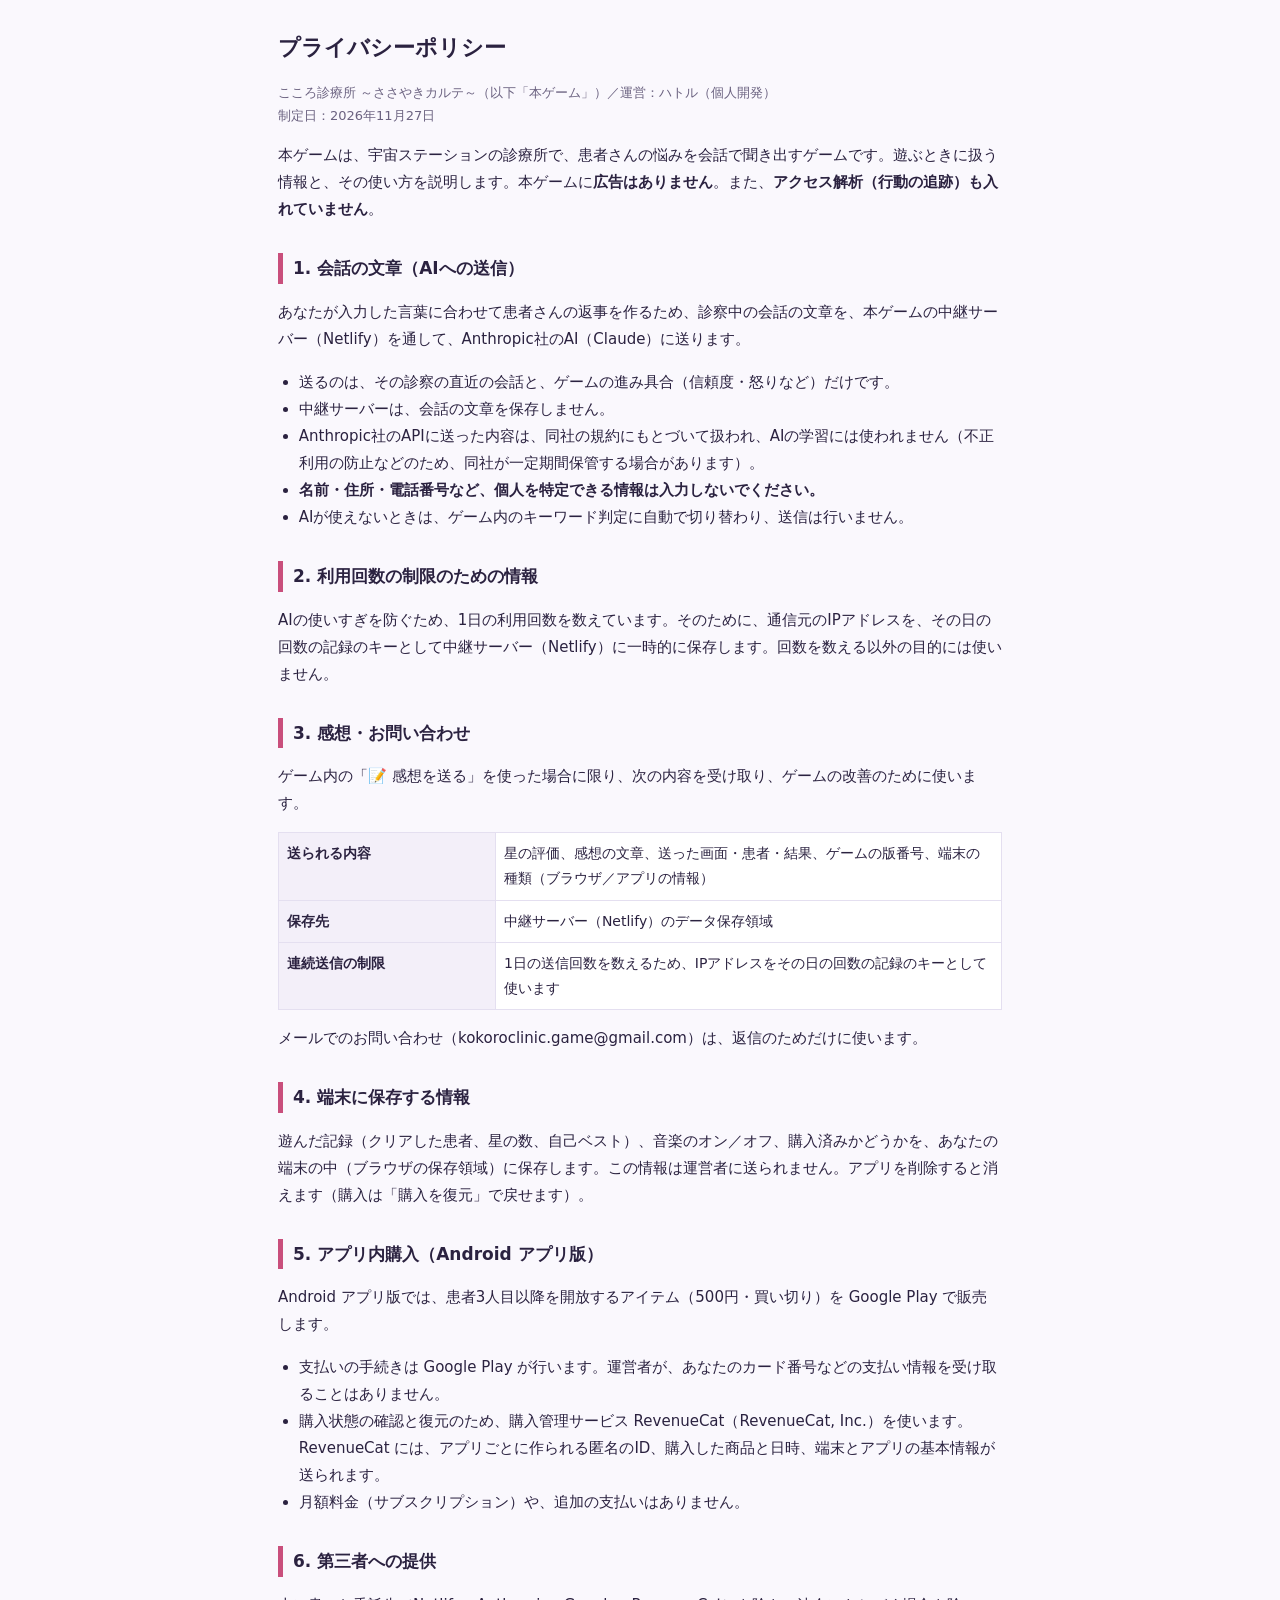
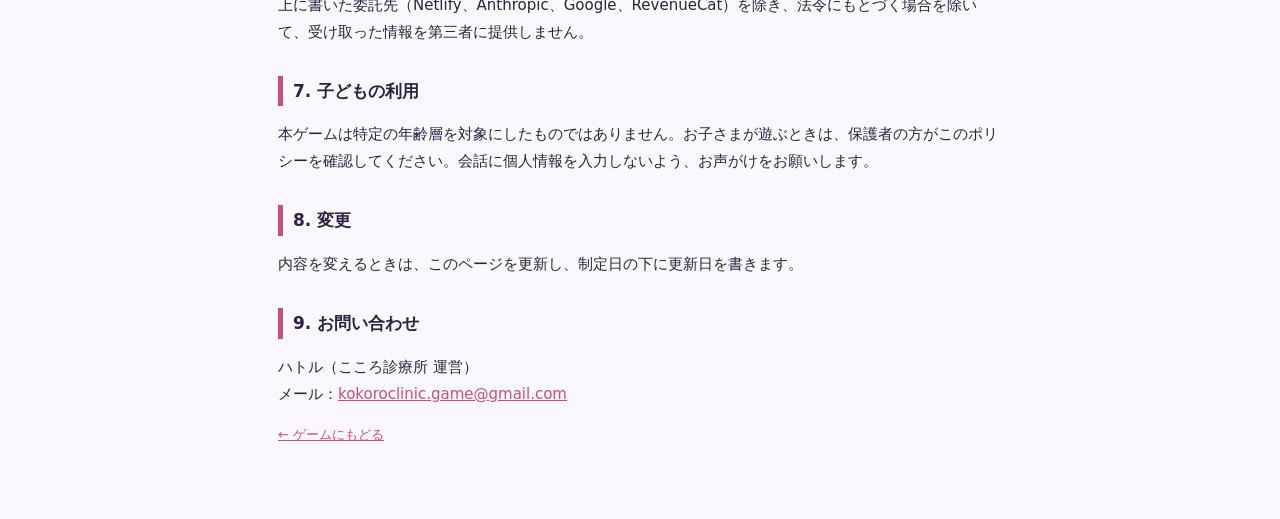
<file: privacy.html>
<!doctype html>
<html lang="ja">
<head>
<meta charset="utf-8">
<meta name="viewport" content="width=device-width, initial-scale=1">
<title>プライバシーポリシー｜こころ診療所 ～ささやきカルテ～</title>
<meta name="robots" content="index,follow">
<style>
  :root { --ink: #2b2240; --sub: #6b6280; --line: #e4dff0; --accent: #c94f7c; --bg: #faf8fd; }
  * { box-sizing: border-box; }
  body { margin: 0; background: var(--bg); color: var(--ink); font-family: system-ui, "Hiragino Sans", "Yu Gothic UI", sans-serif; line-height: 1.8; }
  main { max-width: 760px; margin: 0 auto; padding: 28px 18px 60px; }
  h1 { font-size: 22px; margin: 0 0 4px; }
  h2 { font-size: 17px; margin: 30px 0 8px; padding-left: 10px; border-left: 5px solid var(--accent); }
  p, li { font-size: 15px; }
  ul { padding-left: 1.3em; }
  .meta { color: var(--sub); font-size: 13px; }
  table { width: 100%; border-collapse: collapse; font-size: 14px; background: #fff; }
  th, td { border: 1px solid var(--line); padding: 8px; text-align: left; vertical-align: top; }
  th { background: #f3eff9; width: 30%; }
  a { color: var(--accent); }
</style>
</head>
<body>
<main>
  <h1>プライバシーポリシー</h1>
  <p class="meta">こころ診療所 ～ささやきカルテ～（以下「本ゲーム」）／運営：ハトル（個人開発）<br>制定日：2026年11月27日</p>

  <p>本ゲームは、宇宙ステーションの診療所で、患者さんの悩みを会話で聞き出すゲームです。遊ぶときに扱う情報と、その使い方を説明します。本ゲームに<b>広告はありません</b>。また、<b>アクセス解析（行動の追跡）も入れていません</b>。</p>

  <h2>1. 会話の文章（AIへの送信）</h2>
  <p>あなたが入力した言葉に合わせて患者さんの返事を作るため、診察中の会話の文章を、本ゲームの中継サーバー（Netlify）を通して、Anthropic社のAI（Claude）に送ります。</p>
  <ul>
    <li>送るのは、その診察の直近の会話と、ゲームの進み具合（信頼度・怒りなど）だけです。</li>
    <li>中継サーバーは、会話の文章を保存しません。</li>
    <li>Anthropic社のAPIに送った内容は、同社の規約にもとづいて扱われ、AIの学習には使われません（不正利用の防止などのため、同社が一定期間保管する場合があります）。</li>
    <li><b>名前・住所・電話番号など、個人を特定できる情報は入力しないでください。</b></li>
    <li>AIが使えないときは、ゲーム内のキーワード判定に自動で切り替わり、送信は行いません。</li>
  </ul>

  <h2>2. 利用回数の制限のための情報</h2>
  <p>AIの使いすぎを防ぐため、1日の利用回数を数えています。そのために、通信元のIPアドレスを、その日の回数の記録のキーとして中継サーバー（Netlify）に一時的に保存します。回数を数える以外の目的には使いません。</p>

  <h2>3. 感想・お問い合わせ</h2>
  <p>ゲーム内の「📝 感想を送る」を使った場合に限り、次の内容を受け取り、ゲームの改善のために使います。</p>
  <table>
    <tr><th>送られる内容</th><td>星の評価、感想の文章、送った画面・患者・結果、ゲームの版番号、端末の種類（ブラウザ／アプリの情報）</td></tr>
    <tr><th>保存先</th><td>中継サーバー（Netlify）のデータ保存領域</td></tr>
    <tr><th>連続送信の制限</th><td>1日の送信回数を数えるため、IPアドレスをその日の回数の記録のキーとして使います</td></tr>
  </table>
  <p>メールでのお問い合わせ（kokoroclinic.game@gmail.com）は、返信のためだけに使います。</p>

  <h2>4. 端末に保存する情報</h2>
  <p>遊んだ記録（クリアした患者、星の数、自己ベスト）、音楽のオン／オフ、購入済みかどうかを、あなたの端末の中（ブラウザの保存領域）に保存します。この情報は運営者に送られません。アプリを削除すると消えます（購入は「購入を復元」で戻せます）。</p>

  <h2>5. アプリ内購入（Android アプリ版）</h2>
  <p>Android アプリ版では、患者3人目以降を開放するアイテム（500円・買い切り）を Google Play で販売します。</p>
  <ul>
    <li>支払いの手続きは Google Play が行います。運営者が、あなたのカード番号などの支払い情報を受け取ることはありません。</li>
    <li>購入状態の確認と復元のため、購入管理サービス RevenueCat（RevenueCat, Inc.）を使います。RevenueCat には、アプリごとに作られる匿名のID、購入した商品と日時、端末とアプリの基本情報が送られます。</li>
    <li>月額料金（サブスクリプション）や、追加の支払いはありません。</li>
  </ul>

  <h2>6. 第三者への提供</h2>
  <p>上に書いた委託先（Netlify、Anthropic、Google、RevenueCat）を除き、法令にもとづく場合を除いて、受け取った情報を第三者に提供しません。</p>

  <h2>7. 子どもの利用</h2>
  <p>本ゲームは特定の年齢層を対象にしたものではありません。お子さまが遊ぶときは、保護者の方がこのポリシーを確認してください。会話に個人情報を入力しないよう、お声がけをお願いします。</p>

  <h2>8. 変更</h2>
  <p>内容を変えるときは、このページを更新し、制定日の下に更新日を書きます。</p>

  <h2>9. お問い合わせ</h2>
  <p>ハトル（こころ診療所 運営）<br>メール：<a href="mailto:kokoroclinic.game@gmail.com">kokoroclinic.game@gmail.com</a></p>

  <p class="meta"><a href="./">← ゲームにもどる</a></p>
</main>
</body>
</html>
</file>
